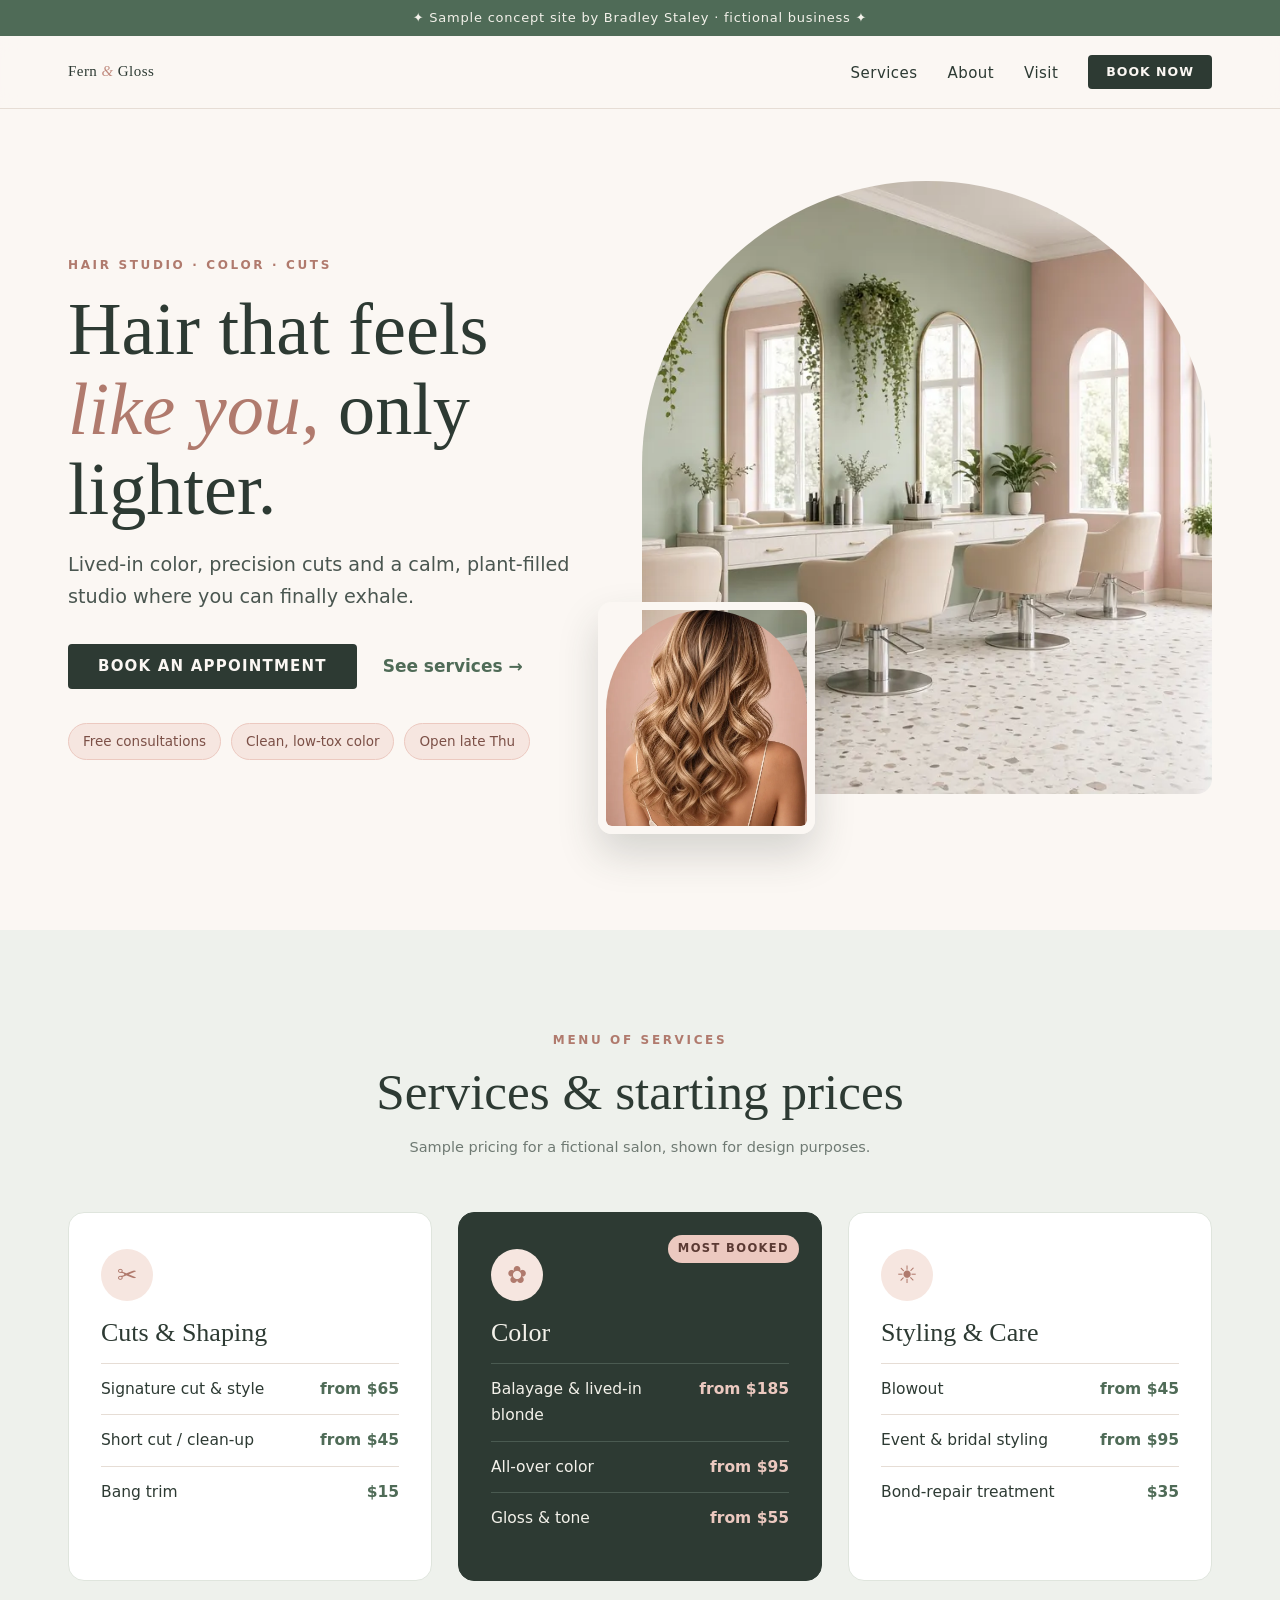
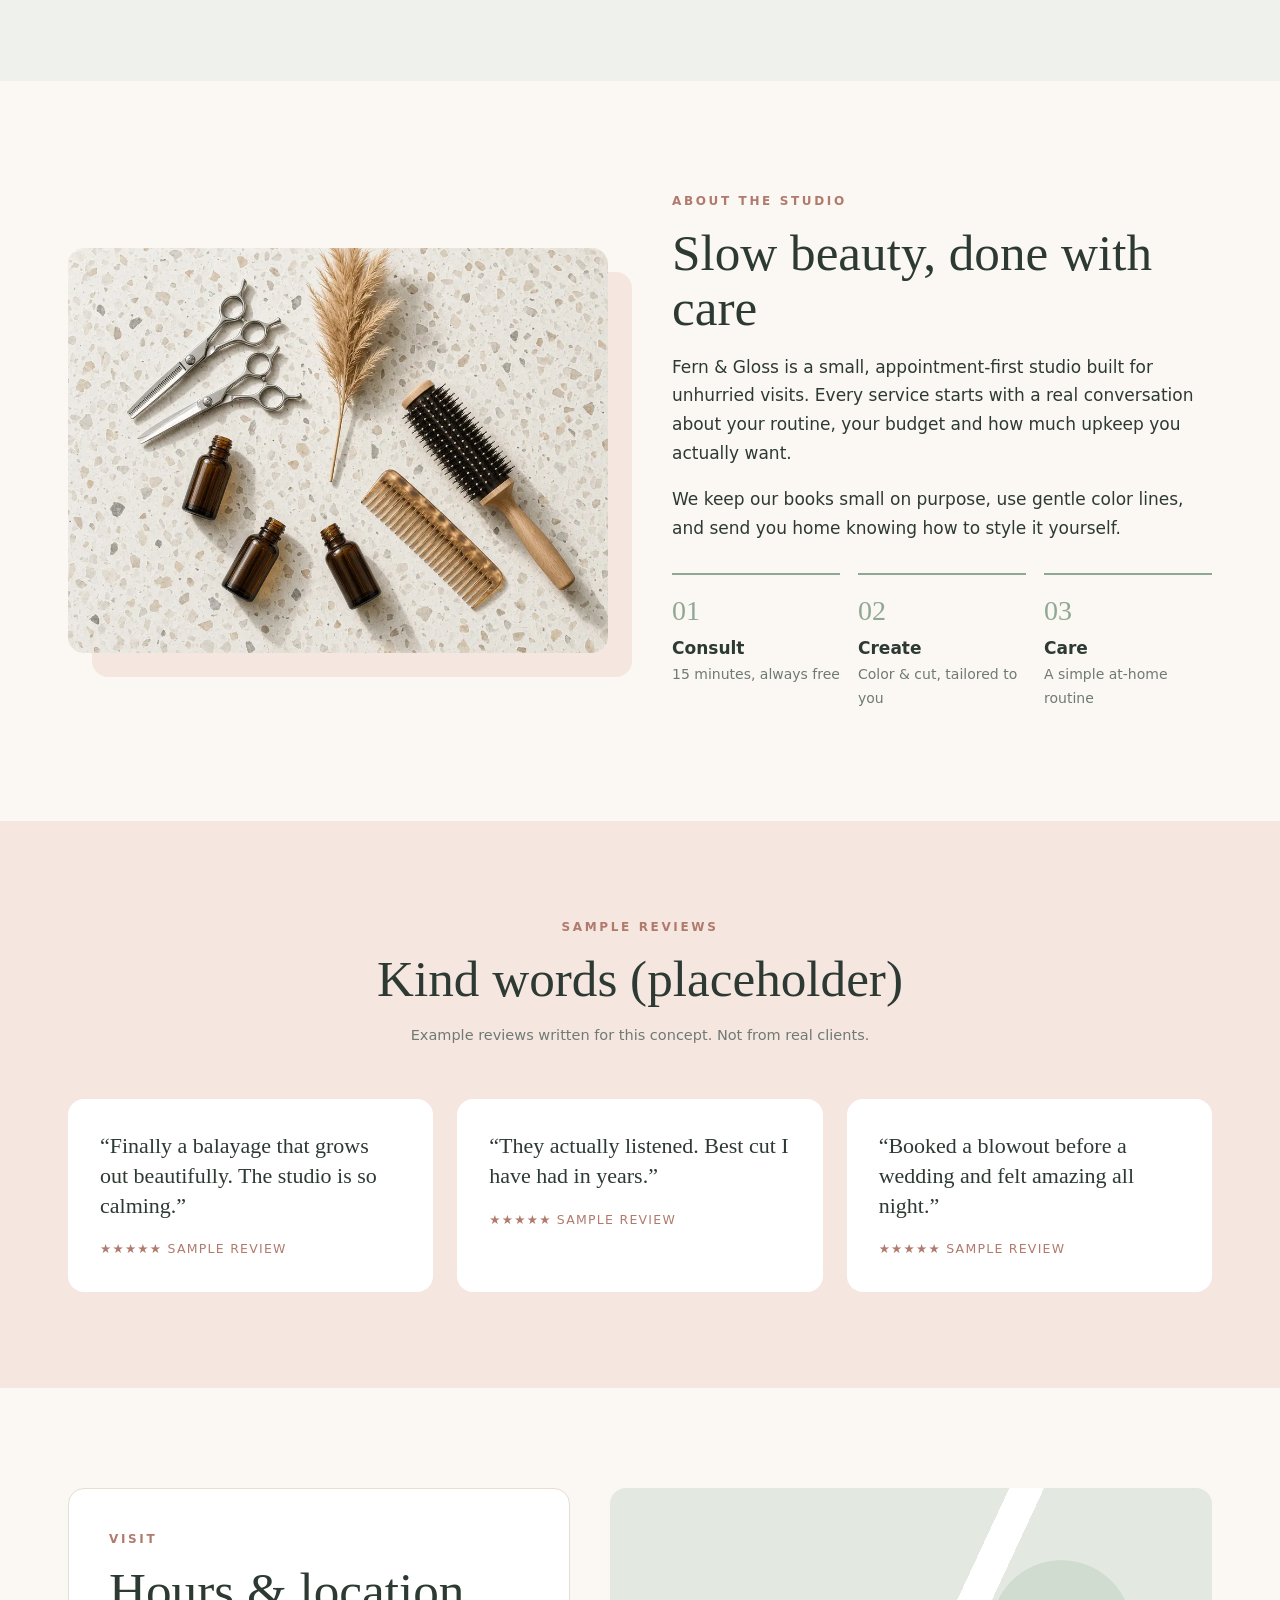
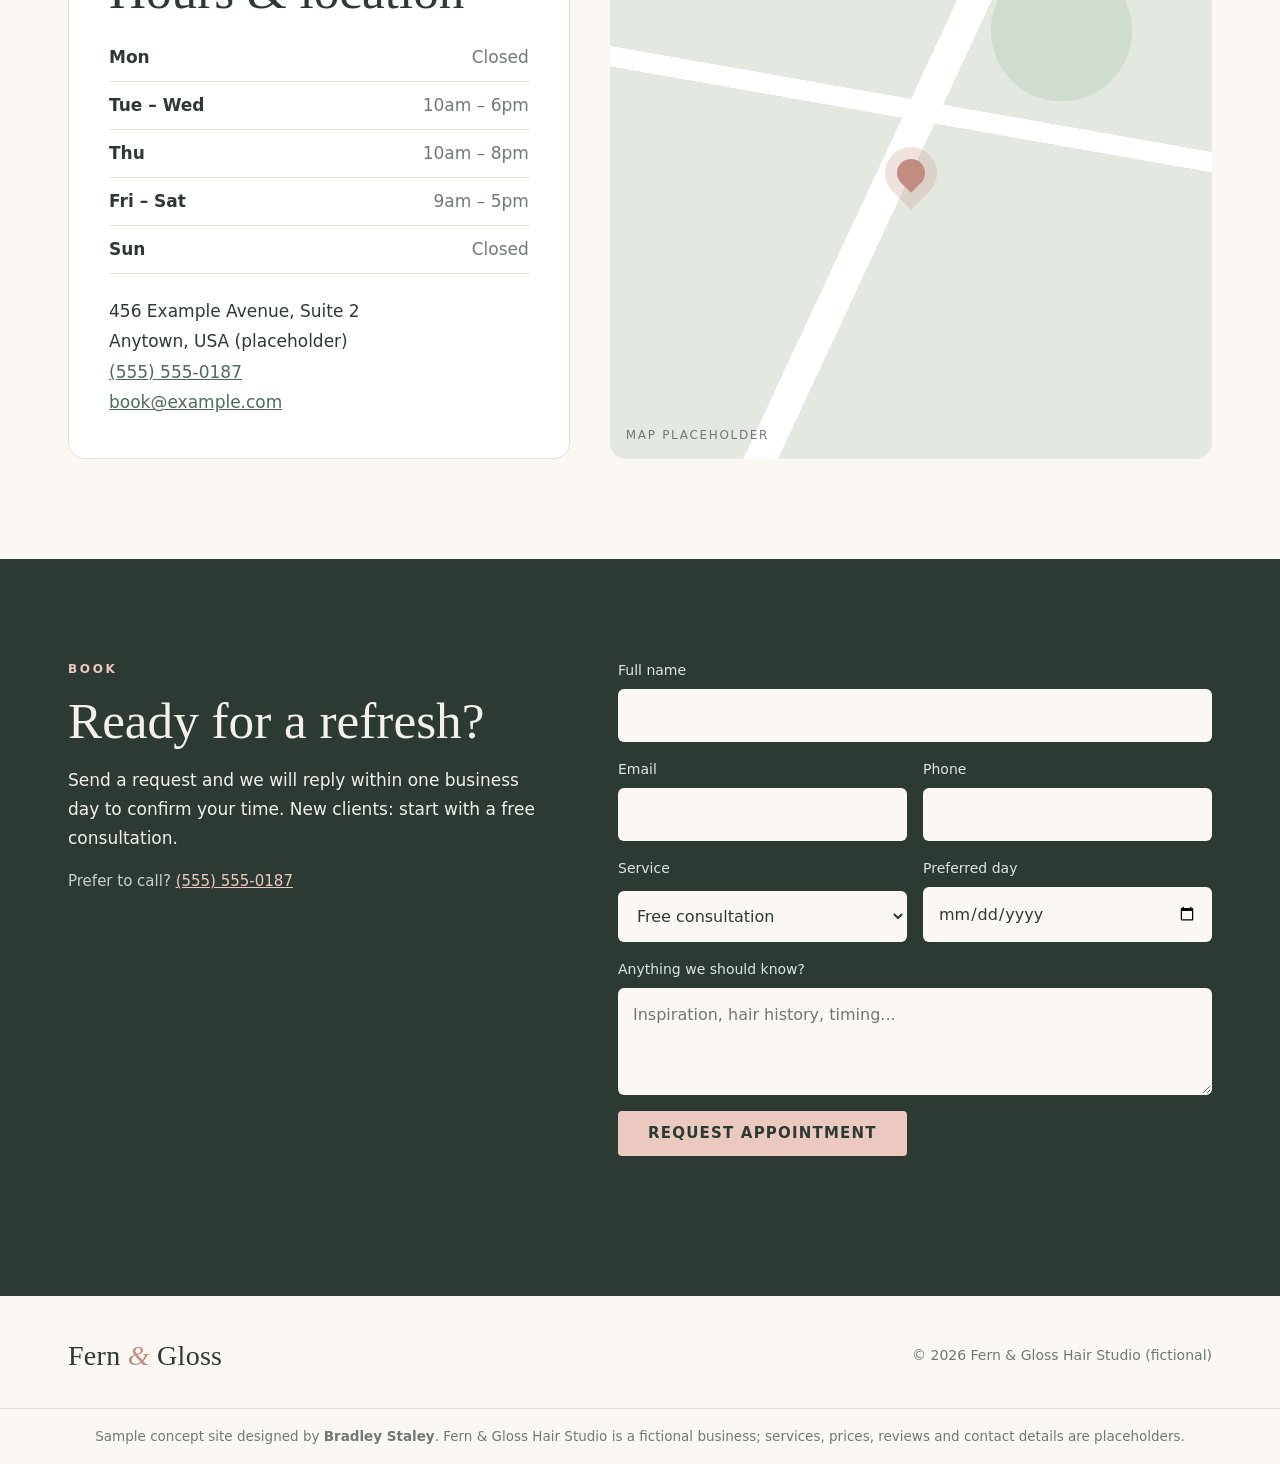
<file: salon/index.html>
<!doctype html>
<html lang="en">
<head>
<meta charset="utf-8">
<meta name="viewport" content="width=device-width, initial-scale=1">
<title>Fern &amp; Gloss Hair Studio | Color, Cuts &amp; Styling (Sample Concept)</title>
<meta name="description" content="Sample concept website for a fictional hair salon. Designed by Bradley Staley.">
<meta name="robots" content="noindex">
<link rel="stylesheet" href="assets/style.css">
</head>
<body>
<a class="skip" href="#main">Skip to content</a>
<div class="sample-bar" role="note">&#10022; Sample concept site by Bradley Staley &middot; fictional business &#10022;</div>

<header class="nav" id="top">
  <div class="wrap nav-in">
    <a class="logo" href="#top" aria-label="Fern and Gloss Hair Studio home">Fern <span>&amp;</span> Gloss</a>
    <nav aria-label="Main">
      <ul>
        <li><a href="#services">Services</a></li>
        <li><a href="#about">About</a></li>
        <li><a href="#visit">Visit</a></li>
        <li><a class="btn btn-sm" href="#book">Book now</a></li>
      </ul>
    </nav>
  </div>
</header>

<main id="main">
<section class="hero wrap" aria-labelledby="hero-h">
  <div class="hero-copy">
    <p class="eyebrow">Hair studio &middot; color &middot; cuts</p>
    <h1 id="hero-h">Hair that feels <em>like you,</em> only lighter.</h1>
    <p class="lead">Lived-in color, precision cuts and a calm, plant-filled studio where you can finally exhale.</p>
    <div class="cta-row">
      <a class="btn" href="#book">Book an appointment</a>
      <a class="link-arrow" href="#services">See services &rarr;</a>
    </div>
    <ul class="badges" aria-label="Studio highlights">
      <li>Free consultations</li><li>Clean, low-tox color</li><li>Open late Thu</li>
    </ul>
  </div>
  <div class="hero-art">
    <picture>
      <img src="[data-uri]" alt="Bright salon with arched brass mirrors, cream chairs and hanging plants" width="1024" height="576" fetchpriority="high">
    </picture>
    <picture class="hero-float">
      <img src="[data-uri]" alt="Soft honey-blonde balayage waves seen from behind" width="768" height="1024">
    </picture>
  </div>
</section>

<section class="services" id="services" aria-labelledby="svc-h">
  <div class="wrap">
    <div class="section-head">
      <p class="eyebrow">Menu of services</p>
      <h2 id="svc-h">Services &amp; starting prices</h2>
      <p class="muted">Sample pricing for a fictional salon, shown for design purposes.</p>
    </div>
    <div class="svc-grid">
      <article class="svc">
        <span class="svc-ico" aria-hidden="true">&#9986;</span>
        <h3>Cuts &amp; Shaping</h3>
        <ul><li><span>Signature cut &amp; style</span><b>from $65</b></li><li><span>Short cut / clean-up</span><b>from $45</b></li><li><span>Bang trim</span><b>$15</b></li></ul>
      </article>
      <article class="svc featured">
        <span class="svc-ico" aria-hidden="true">&#10047;</span>
        <h3>Color</h3>
        <ul><li><span>Balayage &amp; lived-in blonde</span><b>from $185</b></li><li><span>All-over color</span><b>from $95</b></li><li><span>Gloss &amp; tone</span><b>from $55</b></li></ul>
        <p class="tag">Most booked</p>
      </article>
      <article class="svc">
        <span class="svc-ico" aria-hidden="true">&#9728;</span>
        <h3>Styling &amp; Care</h3>
        <ul><li><span>Blowout</span><b>from $45</b></li><li><span>Event &amp; bridal styling</span><b>from $95</b></li><li><span>Bond-repair treatment</span><b>$35</b></li></ul>
      </article>
    </div>
  </div>
</section>

<section class="about wrap" id="about" aria-labelledby="about-h">
  <picture class="about-img">
    <img src="[data-uri]" alt="Shears, comb, round brush and amber bottles on a terrazzo counter" width="1000" height="750" loading="lazy">
  </picture>
  <div>
    <p class="eyebrow">About the studio</p>
    <h2 id="about-h">Slow beauty, done with care</h2>
    <p>Fern &amp; Gloss is a small, appointment-first studio built for unhurried visits. Every service starts with a real conversation about your routine, your budget and how much upkeep you actually want.</p>
    <p>We keep our books small on purpose, use gentle color lines, and send you home knowing how to style it yourself.</p>
    <ol class="steps">
      <li><strong>Consult</strong><span>15 minutes, always free</span></li>
      <li><strong>Create</strong><span>Color &amp; cut, tailored to you</span></li>
      <li><strong>Care</strong><span>A simple at-home routine</span></li>
    </ol>
  </div>
</section>

<section class="reviews" aria-labelledby="rev-h">
  <div class="wrap">
    <div class="section-head">
      <p class="eyebrow">Sample reviews</p>
      <h2 id="rev-h">Kind words (placeholder)</h2>
      <p class="muted">Example reviews written for this concept. Not from real clients.</p>
    </div>
    <div class="rev-grid">
      <blockquote><p>&ldquo;Finally a balayage that grows out beautifully. The studio is so calming.&rdquo;</p><footer>&#9733;&#9733;&#9733;&#9733;&#9733; Sample review</footer></blockquote>
      <blockquote><p>&ldquo;They actually listened. Best cut I have had in years.&rdquo;</p><footer>&#9733;&#9733;&#9733;&#9733;&#9733; Sample review</footer></blockquote>
      <blockquote><p>&ldquo;Booked a blowout before a wedding and felt amazing all night.&rdquo;</p><footer>&#9733;&#9733;&#9733;&#9733;&#9733; Sample review</footer></blockquote>
    </div>
  </div>
</section>

<section class="visit wrap" id="visit" aria-labelledby="visit-h">
  <div class="visit-card">
    <p class="eyebrow">Visit</p>
    <h2 id="visit-h">Hours &amp; location</h2>
    <dl class="hours">
      <div><dt>Mon</dt><dd>Closed</dd></div>
      <div><dt>Tue &ndash; Wed</dt><dd>10am &ndash; 6pm</dd></div>
      <div><dt>Thu</dt><dd>10am &ndash; 8pm</dd></div>
      <div><dt>Fri &ndash; Sat</dt><dd>9am &ndash; 5pm</dd></div>
      <div><dt>Sun</dt><dd>Closed</dd></div>
    </dl>
    <address>456 Example Avenue, Suite 2<br>Anytown, USA (placeholder)<br>
      <a href="tel:+15555550187">(555) 555-0187</a><br><a href="mailto:book@example.com">book@example.com</a></address>
  </div>
  <div class="map" role="img" aria-label="Map placeholder"><span class="pin" aria-hidden="true"></span><p>Map placeholder</p></div>
</section>

<section class="book" id="book" aria-labelledby="book-h">
  <div class="wrap book-in">
    <div>
      <p class="eyebrow">Book</p>
      <h2 id="book-h">Ready for a refresh?</h2>
      <p>Send a request and we will reply within one business day to confirm your time. New clients: start with a free consultation.</p>
      <p class="small">Prefer to call? <a href="tel:+15555550187">(555) 555-0187</a></p>
    </div>
    <form class="demo-form" novalidate>
      <label>Full name<input name="name" autocomplete="name" required></label>
      <div class="row2">
        <label>Email<input type="email" name="email" autocomplete="email" required></label>
        <label>Phone<input type="tel" name="phone" autocomplete="tel"></label>
      </div>
      <div class="row2">
        <label>Service<select name="service"><option>Free consultation</option><option>Cut &amp; style</option><option>Color / balayage</option><option>Blowout / styling</option></select></label>
        <label>Preferred day<input type="date" name="date"></label>
      </div>
      <label>Anything we should know?<textarea name="notes" rows="3" placeholder="Inspiration, hair history, timing..."></textarea></label>
      <button class="btn" type="submit">Request appointment</button>
      <p class="form-msg" role="status" aria-live="polite"></p>
    </form>
  </div>
</section>
</main>

<footer class="foot">
  <div class="wrap foot-in">
    <p class="logo">Fern <span>&amp;</span> Gloss</p>
    <p>&copy; 2026 Fern &amp; Gloss Hair Studio (fictional)</p>
  </div>
  <p class="credit">Sample concept site designed by <strong>Bradley Staley</strong>. Fern &amp; Gloss Hair Studio is a fictional business; services, prices, reviews and contact details are placeholders.</p>
</footer>
<script src="assets/main.js" defer></script>
</body>
</html>
</file>
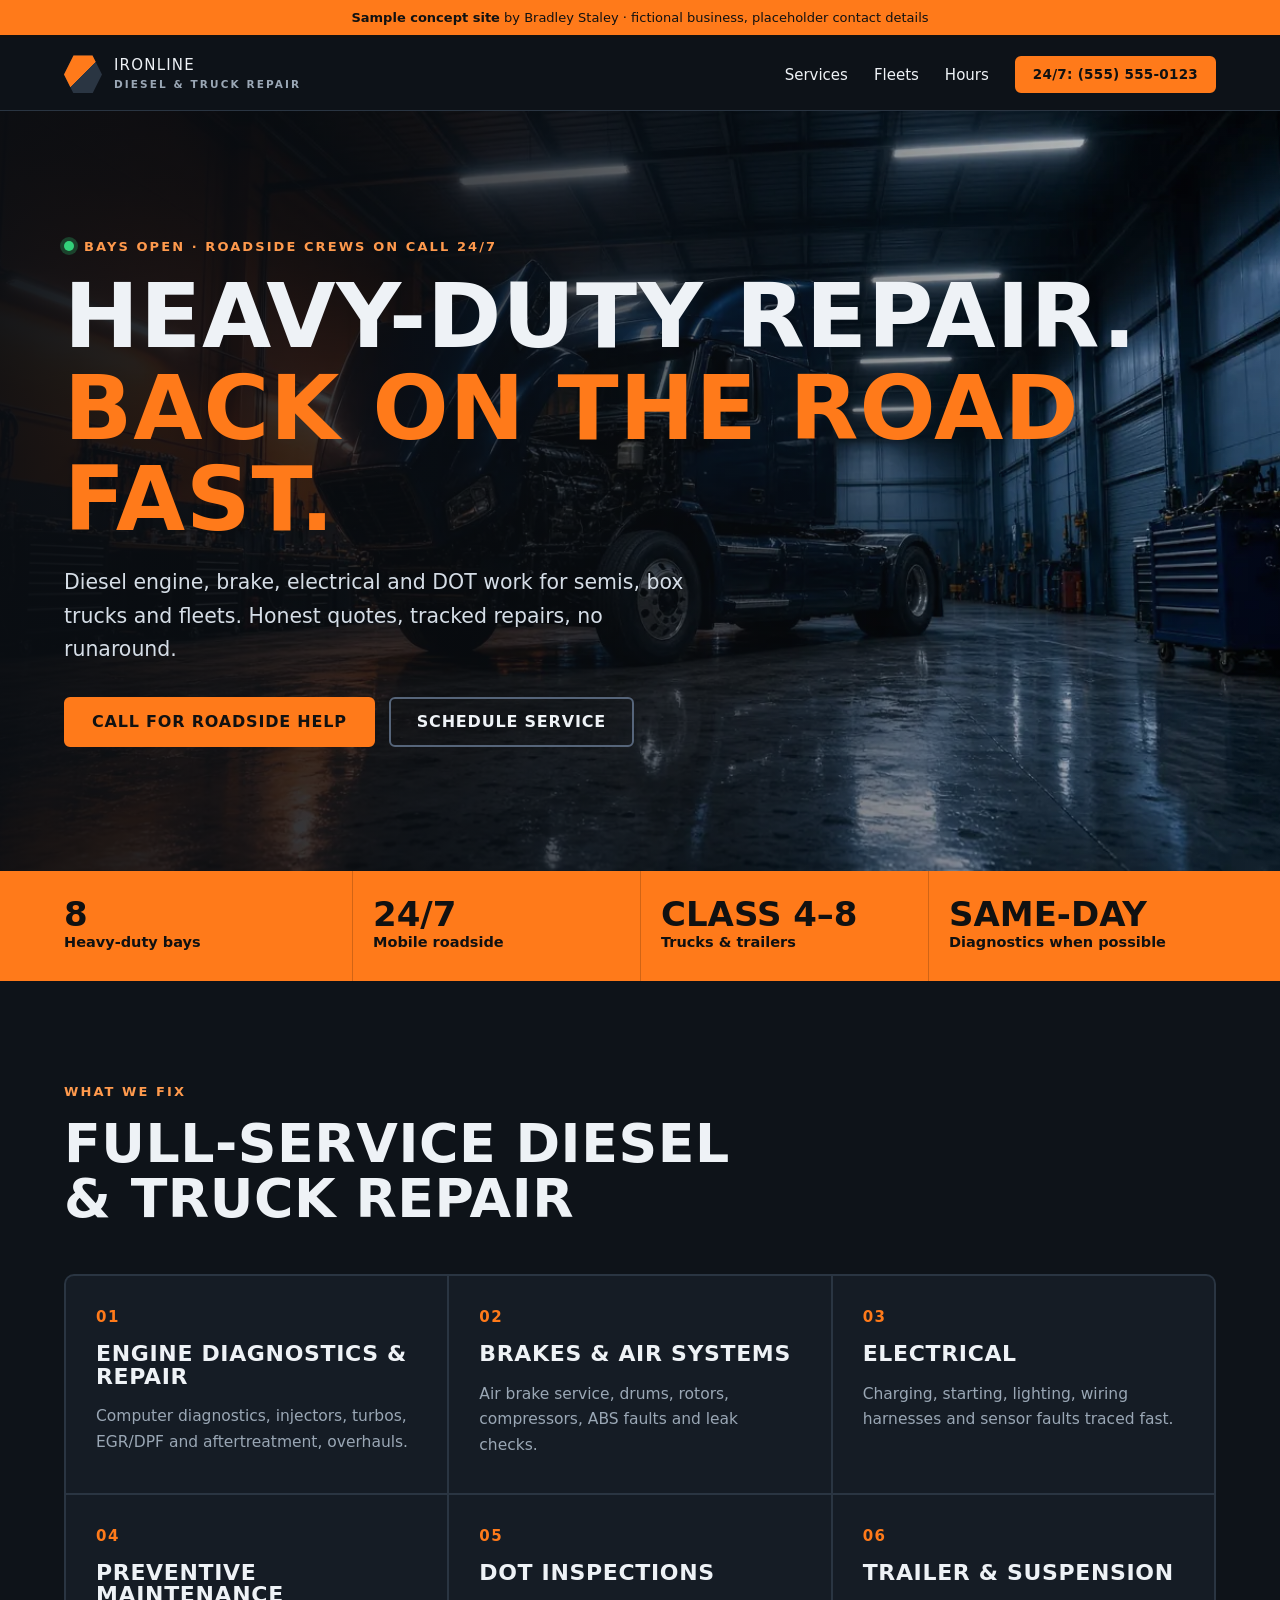
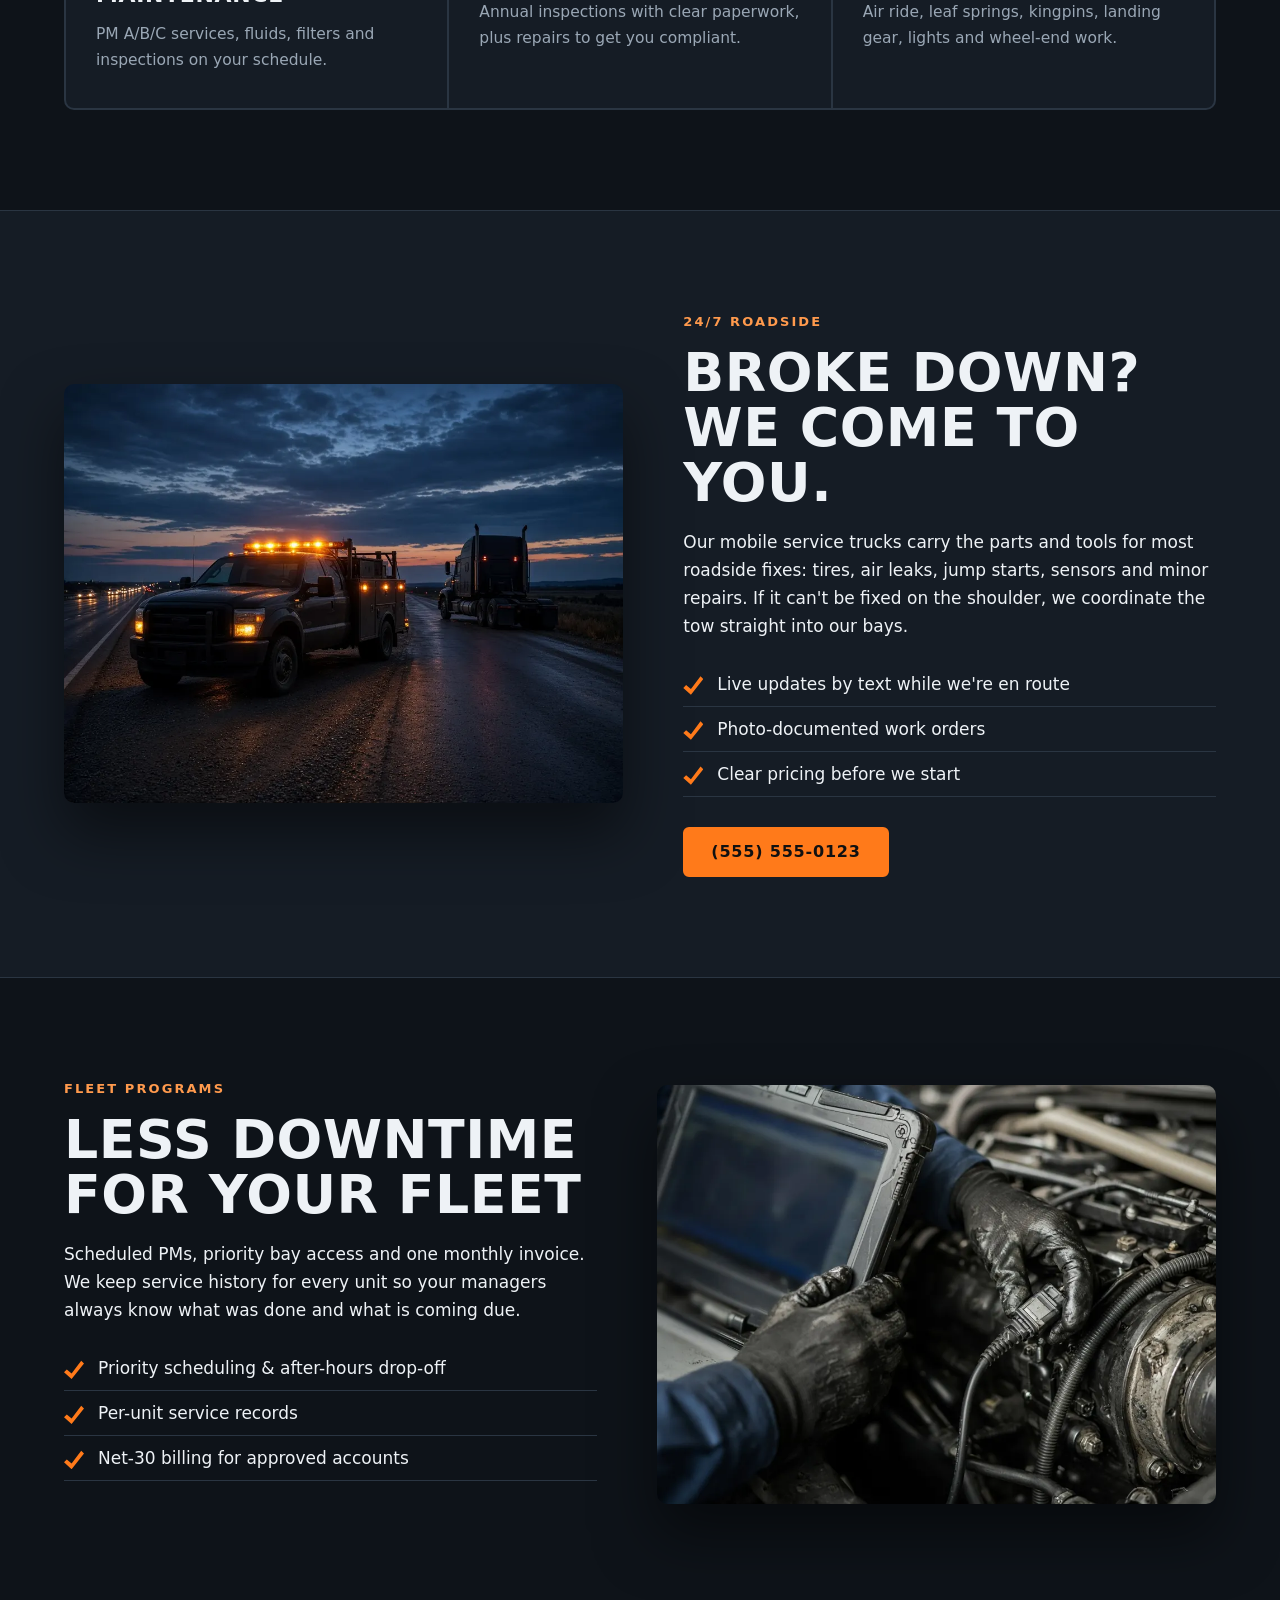
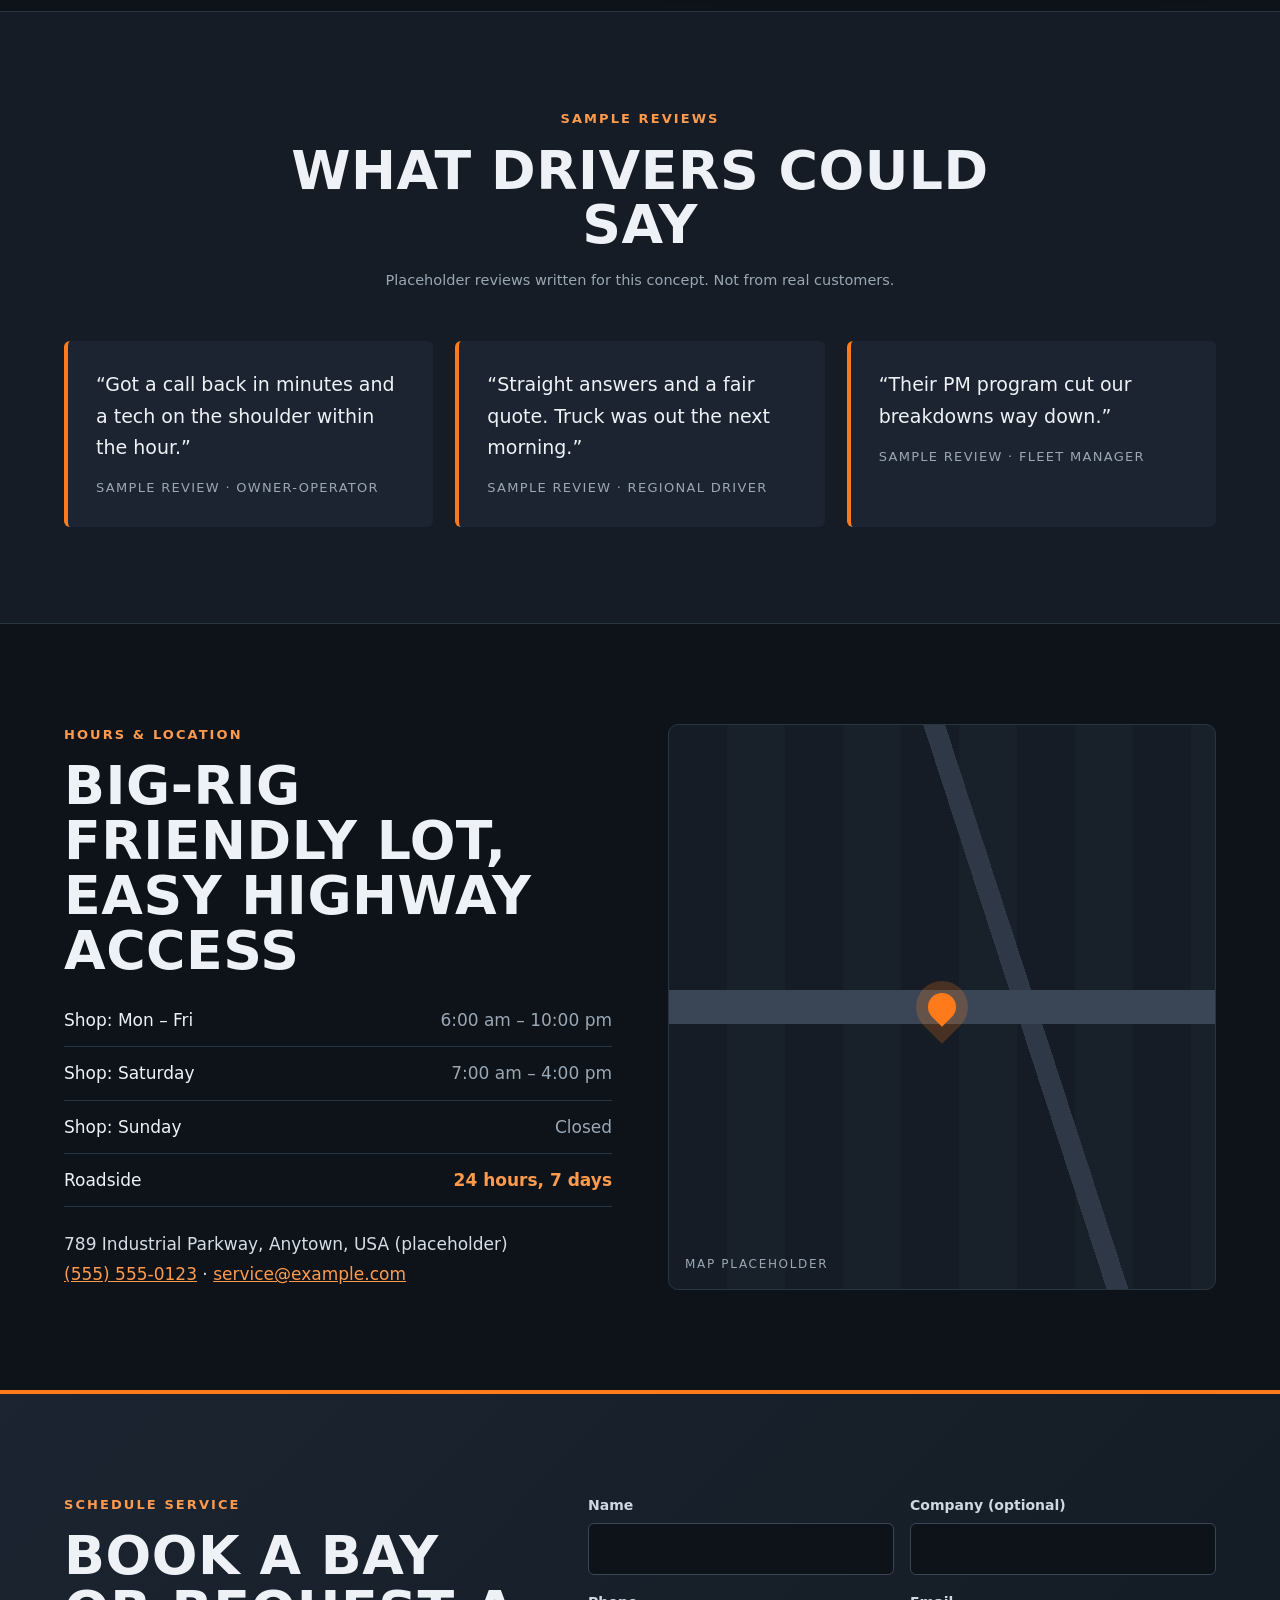
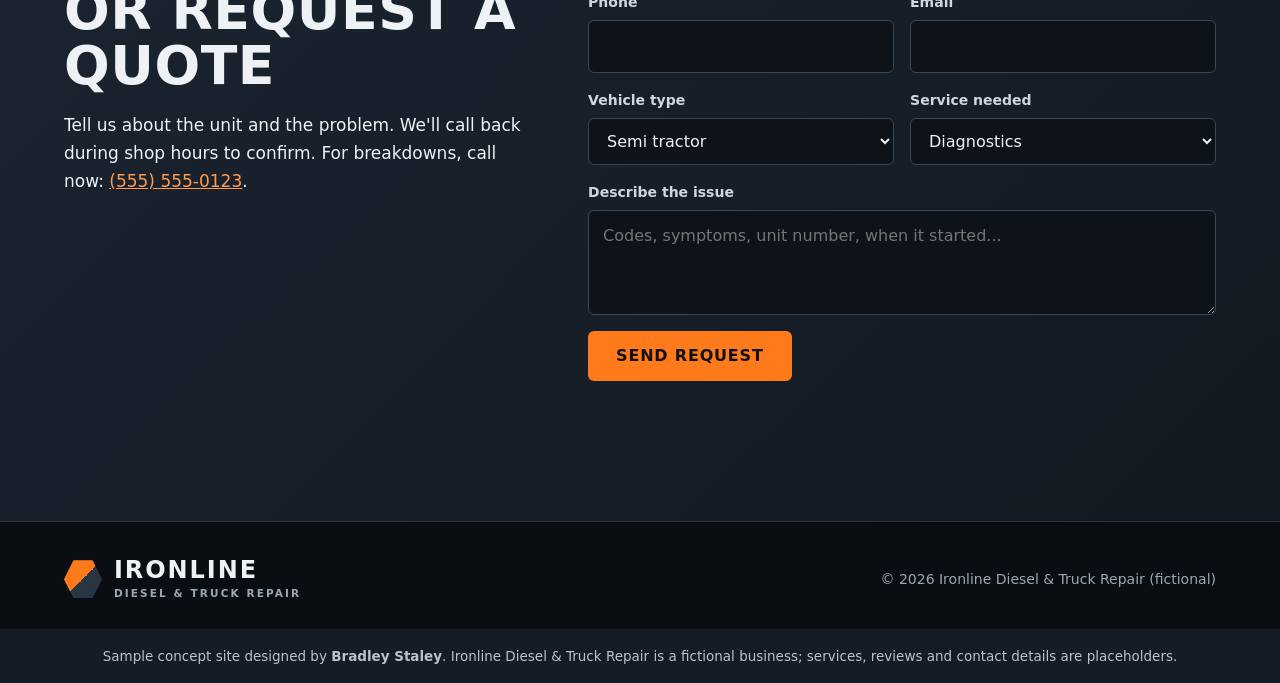
<file: truck-repair/index.html>
<!doctype html>
<html lang="en">
<head>
<meta charset="utf-8">
<meta name="viewport" content="width=device-width, initial-scale=1">
<title>Ironline Diesel &amp; Truck Repair | Heavy-Duty Repair &amp; 24/7 Roadside (Sample Concept)</title>
<meta name="description" content="Sample concept website for a fictional diesel and heavy truck repair shop. Designed by Bradley Staley.">
<meta name="robots" content="noindex">
<link rel="stylesheet" href="assets/style.css">
</head>
<body>
<a class="skip" href="#main">Skip to content</a>
<div class="sample-bar" role="note"><strong>Sample concept site</strong> by Bradley Staley &middot; fictional business, placeholder contact details</div>

<header class="nav" id="top">
  <div class="wrap nav-in">
    <a class="logo" href="#top" aria-label="Ironline Diesel and Truck Repair home"><span class="logo-mark" aria-hidden="true"></span><span>IRONLINE<small>Diesel &amp; Truck Repair</small></span></a>
    <nav aria-label="Main">
      <ul>
        <li><a href="#services">Services</a></li>
        <li><a href="#fleet">Fleets</a></li>
        <li><a href="#visit">Hours</a></li>
        <li><a class="btn btn-sm" href="tel:+15555550123">24/7: (555) 555-0123</a></li>
      </ul>
    </nav>
  </div>
</header>

<main id="main">
<section class="hero" aria-labelledby="hero-h">
  <picture>
    <img src="[data-uri]" alt="Semi truck with its hood open inside a brightly lit repair bay" width="1024" height="576" fetchpriority="high">
  </picture>
  <div class="wrap hero-copy">
    <p class="kicker"><span class="dot" aria-hidden="true"></span> Bays open &middot; roadside crews on call 24/7</p>
    <h1 id="hero-h">Heavy-duty repair.<br><span>Back on the road fast.</span></h1>
    <p class="lead">Diesel engine, brake, electrical and DOT work for semis, box trucks and fleets. Honest quotes, tracked repairs, no runaround.</p>
    <div class="cta-row">
      <a class="btn" href="tel:+15555550123">Call for roadside help</a>
      <a class="btn btn-ghost" href="#quote">Schedule service</a>
    </div>
  </div>
</section>

<section class="stats" aria-label="Shop at a glance">
  <div class="wrap stats-in">
    <p><strong>8</strong><span>Heavy-duty bays</span></p>
    <p><strong>24/7</strong><span>Mobile roadside</span></p>
    <p><strong>Class 4&ndash;8</strong><span>Trucks &amp; trailers</span></p>
    <p><strong>Same-day</strong><span>Diagnostics when possible</span></p>
  </div>
</section>

<section class="services wrap" id="services" aria-labelledby="svc-h">
  <div class="section-head">
    <p class="kicker">What we fix</p>
    <h2 id="svc-h">Full-service diesel &amp; truck repair</h2>
  </div>
  <div class="svc-grid">
    <article class="svc"><span class="num">01</span><h3>Engine diagnostics &amp; repair</h3><p>Computer diagnostics, injectors, turbos, EGR/DPF and aftertreatment, overhauls.</p></article>
    <article class="svc"><span class="num">02</span><h3>Brakes &amp; air systems</h3><p>Air brake service, drums, rotors, compressors, ABS faults and leak checks.</p></article>
    <article class="svc"><span class="num">03</span><h3>Electrical</h3><p>Charging, starting, lighting, wiring harnesses and sensor faults traced fast.</p></article>
    <article class="svc"><span class="num">04</span><h3>Preventive maintenance</h3><p>PM A/B/C services, fluids, filters and inspections on your schedule.</p></article>
    <article class="svc"><span class="num">05</span><h3>DOT inspections</h3><p>Annual inspections with clear paperwork, plus repairs to get you compliant.</p></article>
    <article class="svc"><span class="num">06</span><h3>Trailer &amp; suspension</h3><p>Air ride, leaf springs, kingpins, landing gear, lights and wheel-end work.</p></article>
  </div>
</section>

<section class="split" aria-labelledby="road-h">
  <div class="wrap split-in">
    <picture>
      <img src="[data-uri]" alt="Service truck with amber lights parked behind a stranded semi on the highway shoulder at dusk" width="1000" height="750" loading="lazy">
    </picture>
    <div>
      <p class="kicker">24/7 Roadside</p>
      <h2 id="road-h">Broke down? We come to you.</h2>
      <p>Our mobile service trucks carry the parts and tools for most roadside fixes: tires, air leaks, jump starts, sensors and minor repairs. If it can't be fixed on the shoulder, we coordinate the tow straight into our bays.</p>
      <ul class="checks">
        <li>Live updates by text while we're en route</li>
        <li>Photo-documented work orders</li>
        <li>Clear pricing before we start</li>
      </ul>
      <a class="btn" href="tel:+15555550123">(555) 555-0123</a>
    </div>
  </div>
</section>

<section class="fleet wrap" id="fleet" aria-labelledby="fleet-h">
  <div class="fleet-copy">
    <p class="kicker">Fleet programs</p>
    <h2 id="fleet-h">Less downtime for your fleet</h2>
    <p>Scheduled PMs, priority bay access and one monthly invoice. We keep service history for every unit so your managers always know what was done and what is coming due.</p>
    <ul class="checks">
      <li>Priority scheduling &amp; after-hours drop-off</li>
      <li>Per-unit service records</li>
      <li>Net-30 billing for approved accounts</li>
    </ul>
  </div>
  <picture class="fleet-img">
    <img src="[data-uri]" alt="Technician in work gloves connecting a diagnostic tablet to a diesel engine" width="1000" height="750" loading="lazy">
  </picture>
</section>

<section class="reviews" aria-labelledby="rev-h">
  <div class="wrap">
    <div class="section-head">
      <p class="kicker">Sample reviews</p>
      <h2 id="rev-h">What drivers could say</h2>
      <p class="muted">Placeholder reviews written for this concept. Not from real customers.</p>
    </div>
    <div class="rev-grid">
      <blockquote><p>&ldquo;Got a call back in minutes and a tech on the shoulder within the hour.&rdquo;</p><footer>Sample review &middot; owner-operator</footer></blockquote>
      <blockquote><p>&ldquo;Straight answers and a fair quote. Truck was out the next morning.&rdquo;</p><footer>Sample review &middot; regional driver</footer></blockquote>
      <blockquote><p>&ldquo;Their PM program cut our breakdowns way down.&rdquo;</p><footer>Sample review &middot; fleet manager</footer></blockquote>
    </div>
  </div>
</section>

<section class="visit wrap" id="visit" aria-labelledby="visit-h">
  <div>
    <p class="kicker">Hours &amp; location</p>
    <h2 id="visit-h">Big-rig friendly lot, easy highway access</h2>
    <table class="hours">
      <caption class="sr-only">Shop hours</caption>
      <tbody>
        <tr><th scope="row">Shop: Mon &ndash; Fri</th><td>6:00 am &ndash; 10:00 pm</td></tr>
        <tr><th scope="row">Shop: Saturday</th><td>7:00 am &ndash; 4:00 pm</td></tr>
        <tr><th scope="row">Shop: Sunday</th><td>Closed</td></tr>
        <tr><th scope="row">Roadside</th><td class="hl">24 hours, 7 days</td></tr>
      </tbody>
    </table>
    <address>789 Industrial Parkway, Anytown, USA (placeholder)<br>
      <a href="tel:+15555550123">(555) 555-0123</a> &middot; <a href="mailto:service@example.com">service@example.com</a></address>
  </div>
  <div class="map" role="img" aria-label="Map placeholder"><span class="pin" aria-hidden="true"></span><p>Map placeholder</p></div>
</section>

<section class="quote" id="quote" aria-labelledby="quote-h">
  <div class="wrap quote-in">
    <div>
      <p class="kicker">Schedule service</p>
      <h2 id="quote-h">Book a bay or request a quote</h2>
      <p>Tell us about the unit and the problem. We'll call back during shop hours to confirm. For breakdowns, call now: <a href="tel:+15555550123">(555) 555-0123</a>.</p>
    </div>
    <form class="demo-form" novalidate>
      <div class="row2">
        <label>Name<input name="name" autocomplete="name" required></label>
        <label>Company (optional)<input name="company" autocomplete="organization"></label>
      </div>
      <div class="row2">
        <label>Phone<input type="tel" name="phone" autocomplete="tel" required></label>
        <label>Email<input type="email" name="email" autocomplete="email"></label>
      </div>
      <div class="row2">
        <label>Vehicle type<select name="vehicle"><option>Semi tractor</option><option>Box truck</option><option>Trailer</option><option>Pickup / Class 2&ndash;3</option><option>Other</option></select></label>
        <label>Service needed<select name="service"><option>Diagnostics</option><option>Brakes / air</option><option>Electrical</option><option>PM service</option><option>DOT inspection</option><option>Other</option></select></label>
      </div>
      <label>Describe the issue<textarea name="issue" rows="3" placeholder="Codes, symptoms, unit number, when it started..."></textarea></label>
      <button class="btn" type="submit">Send request</button>
      <p class="form-msg" role="status" aria-live="polite"></p>
    </form>
  </div>
</section>
</main>

<footer class="foot">
  <div class="wrap foot-in">
    <p class="logo"><span class="logo-mark" aria-hidden="true"></span><span>IRONLINE<small>Diesel &amp; Truck Repair</small></span></p>
    <p>&copy; 2026 Ironline Diesel &amp; Truck Repair (fictional)</p>
  </div>
  <p class="credit">Sample concept site designed by <strong>Bradley Staley</strong>. Ironline Diesel &amp; Truck Repair is a fictional business; services, reviews and contact details are placeholders.</p>
</footer>
<script src="assets/main.js" defer></script>
</body>
</html>
</file>
<file: salon/assets/style.css>
:root{--bg:#fbf7f3;--ink:#2d3a33;--muted:#6f7a73;--sage:#8fa894;--sage-d:#4f6b57;--blush:#ecc9c0;--blush-l:#f6e6e0;--line:#e6ddd5;--display:Didot,"Bodoni 72","Bodoni MT","Playfair Display",Georgia,serif;--sans:"Avenir Next",Avenir,"Segoe UI",system-ui,-apple-system,Roboto,Arial,sans-serif}
*{box-sizing:border-box}html{scroll-behavior:smooth}body{margin:0;background:var(--bg);color:var(--ink);font:17px/1.7 var(--sans)}
img{max-width:100%;height:auto;display:block}a{color:var(--sage-d)}
.wrap{max-width:1200px;margin:0 auto;padding:0 28px}
.skip{position:absolute;left:-999px;top:0;background:#000;color:#fff;padding:8px 12px;z-index:99}.skip:focus{left:8px}
:focus-visible{outline:3px solid var(--sage-d);outline-offset:3px}
.sample-bar{background:var(--sage-d);color:#f3f1ea;text-align:center;font-size:13px;letter-spacing:.06em;padding:7px 12px}
.nav{position:sticky;top:0;z-index:20;background:rgba(251,247,243,.9);backdrop-filter:blur(10px);border-bottom:1px solid var(--line)}
.nav-in{display:flex;align-items:center;justify-content:space-between;height:72px}
.logo{font-family:var(--display);font-size:28px;color:var(--ink);text-decoration:none;letter-spacing:.01em;margin:0}.logo span{font-style:italic;color:#c28d80}
.nav ul{list-style:none;display:flex;align-items:center;gap:30px;margin:0;padding:0}
.nav a:not(.btn){color:var(--ink);text-decoration:none;font-size:15px;letter-spacing:.03em}.nav a:not(.btn):hover{color:var(--sage-d)}
.btn{display:inline-block;background:var(--ink);color:#fbf7f3;text-decoration:none;padding:15px 30px;border-radius:4px;border:0;font:600 15px/1 var(--sans);letter-spacing:.08em;text-transform:uppercase;cursor:pointer;transition:background .2s,transform .2s}
.btn:hover{background:var(--sage-d);transform:translateY(-1px)}.btn-sm{padding:11px 18px;font-size:12.5px}
.link-arrow{font-weight:600;text-decoration:none;align-self:center}
.eyebrow{text-transform:uppercase;letter-spacing:.22em;font-size:12px;color:#b07a6d;margin:0 0 14px;font-weight:600}
h1,h2,h3{font-family:var(--display);font-weight:400;line-height:1.08;margin:0 0 16px}
h1{font-size:clamp(44px,5.8vw,78px)}h1 em{color:#b07a6d}
h2{font-size:clamp(34px,4vw,52px)}h3{font-size:26px}
.lead{font-size:clamp(18px,1.5vw,20px);color:#4a5650;max-width:42ch}
.hero{display:grid;grid-template-columns:1fr 1.1fr;gap:56px;align-items:center;padding-block:72px 96px}
.cta-row{display:flex;gap:26px;flex-wrap:wrap;margin-top:30px}
.badges{list-style:none;display:flex;flex-wrap:wrap;gap:10px;padding:0;margin:34px 0 0}
.badges li{background:var(--blush-l);border:1px solid var(--blush);color:#7c5047;padding:6px 14px;border-radius:999px;font-size:13.5px}
.hero-art{position:relative;padding-bottom:40px}
.hero-art>picture img{border-radius:300px 300px 16px 16px;aspect-ratio:4/4.3;object-fit:cover;width:100%}
.hero-float{position:absolute;left:-44px;bottom:0;width:38%;border:8px solid var(--bg);border-radius:14px;overflow:hidden;box-shadow:0 20px 40px rgba(45,58,51,.18)}
.hero-float img{aspect-ratio:3/4;object-fit:cover}
.services{background:#eef1ec;padding-block:100px}
.section-head{text-align:center;max-width:640px;margin:0 auto 52px}.muted{color:var(--muted);font-size:14.5px}
.svc-grid{display:grid;grid-template-columns:repeat(3,1fr);gap:26px}
.svc{position:relative;background:#fff;border-radius:16px;padding:36px 32px;border:1px solid #dfe5dd}
.svc.featured{background:var(--ink);color:#f3f1ea;border-color:var(--ink)}.svc.featured li{border-color:#4a5a51}.svc.featured b{color:var(--blush)}
.svc-ico{display:grid;place-items:center;width:52px;height:52px;border-radius:50%;background:var(--blush-l);color:#b07a6d;font-size:24px;margin-bottom:18px}
.svc ul{list-style:none;padding:0;margin:0}.svc li{display:flex;justify-content:space-between;gap:12px;padding:12px 0;border-top:1px solid var(--line);font-size:15.5px}
.svc b{color:var(--sage-d);white-space:nowrap;font-weight:600}
.tag{position:absolute;top:22px;right:22px;margin:0;background:var(--blush);color:#5b3a33;font-size:11.5px;text-transform:uppercase;letter-spacing:.12em;padding:4px 10px;border-radius:999px;font-weight:600}
.about{display:grid;grid-template-columns:1fr 1fr;gap:64px;align-items:center;padding-block:110px}
.about-img img{border-radius:16px;box-shadow:24px 24px 0 var(--blush-l)}
.steps{list-style:none;counter-reset:s;padding:0;margin:30px 0 0;display:grid;grid-template-columns:repeat(3,1fr);gap:18px}
.steps li{counter-increment:s;display:flex;flex-direction:column;border-top:2px solid var(--sage);padding-top:12px}
.steps li::before{content:"0" counter(s);font-family:var(--display);font-size:28px;color:var(--sage)}
.steps span{font-size:14px;color:var(--muted)}
.reviews{background:var(--blush-l);padding-block:96px}
.rev-grid{display:grid;grid-template-columns:repeat(3,1fr);gap:24px}
blockquote{margin:0;background:#fff;border-radius:16px;padding:32px}
blockquote p{font-family:var(--display);font-size:22px;line-height:1.35;margin:0 0 18px}
blockquote footer{font-size:12.5px;color:#b07a6d;letter-spacing:.1em;text-transform:uppercase}
.visit{display:grid;grid-template-columns:1fr 1.2fr;gap:40px;padding-block:100px}
.visit-card{background:#fff;border:1px solid var(--line);border-radius:16px;padding:40px}
.hours{margin:0 0 22px}.hours div{display:flex;justify-content:space-between;padding:9px 0;border-bottom:1px solid var(--line)}.hours dt{font-weight:600}.hours dd{margin:0;color:var(--muted)}
address{font-style:normal;line-height:1.8}
.map{position:relative;min-height:340px;border-radius:16px;overflow:hidden;display:grid;place-items:center;
background:linear-gradient(115deg,transparent 46%,#fff 46% 50%,transparent 50%),linear-gradient(10deg,transparent 58%,#fff 58% 61%,transparent 61%),radial-gradient(circle at 75% 25%,#cfdccf 0 70px,transparent 71px),#e3e9e1}
.map p{position:absolute;bottom:14px;left:16px;margin:0;font-size:12px;color:var(--muted);text-transform:uppercase;letter-spacing:.14em}
.pin{width:28px;height:28px;background:#c28d80;border-radius:50% 50% 50% 0;transform:rotate(-45deg);box-shadow:0 0 0 12px rgba(194,141,128,.25)}
.book{background:var(--ink);color:#f3f1ea;padding-block:100px}
.book a{color:var(--blush)}
.book-in{display:grid;grid-template-columns:.9fr 1.1fr;gap:64px}
.book .eyebrow{color:var(--blush)}.small{font-size:15px;color:#c9d1cb}
.demo-form{display:grid;gap:16px}.row2{display:grid;grid-template-columns:1fr 1fr;gap:16px}
label{display:grid;gap:6px;font-size:14px;color:#dfe5df}
input,select,textarea{font:inherit;font-size:16px;color:var(--ink);background:#fbf7f3;border:1px solid transparent;border-radius:6px;padding:12px 14px;width:100%}
input:focus,select:focus,textarea:focus{outline:none;box-shadow:0 0 0 3px var(--blush)}
.book .btn{background:var(--blush);color:var(--ink);justify-self:start}.book .btn:hover{background:#fff}
.form-msg{margin:0;min-height:1.4em;color:var(--blush)}
.foot{padding-top:36px;background:var(--bg)}
.foot-in{display:flex;justify-content:space-between;align-items:center;flex-wrap:wrap;gap:12px;color:var(--muted);font-size:14px}.foot-in p{margin:0}
.credit{text-align:center;margin:28px 0 0;padding:16px 24px;border-top:1px solid var(--line);color:var(--muted);font-size:13.5px}
@media (max-width:960px){
 .hero,.about,.visit,.book-in{grid-template-columns:1fr}
 .hero{padding-top:44px;gap:40px}
 .hero-float{left:auto;right:-6px;width:34%}
 .svc-grid,.rev-grid{grid-template-columns:1fr}
}
@media (max-width:640px){
 body{font-size:16px}.wrap{padding:0 20px}
 .nav ul li:not(:last-child){display:none}.logo{font-size:24px}
 .row2{grid-template-columns:1fr}
 .hero.wrap{padding-top:36px;padding-bottom:56px}
 .book-in{gap:32px}
 .steps{grid-template-columns:1fr}
 .services,.about,.reviews,.visit,.book{padding-block:64px}
 .visit-card{padding:28px}.map{min-height:220px}
 .about-img img{box-shadow:12px 12px 0 var(--blush-l)}
}
@media (prefers-reduced-motion:reduce){*{transition:none!important;scroll-behavior:auto!important}}
</file>
<file: truck-repair/assets/style.css>
:root{--bg:#0e1319;--bg2:#151c25;--panel:#1b2430;--ink:#eef2f6;--muted:#9aa7b5;--orange:#ff7a1a;--orange2:#ff9a4d;--line:#2a3542;--head:"Arial Narrow","Roboto Condensed","Helvetica Neue Condensed",Impact,"Franklin Gothic Medium",system-ui,sans-serif;--sans:system-ui,-apple-system,"Segoe UI",Roboto,"Helvetica Neue",Arial,sans-serif}
*{box-sizing:border-box}html{scroll-behavior:smooth}body{margin:0;background:var(--bg);color:var(--ink);font:17px/1.65 var(--sans)}
img{max-width:100%;height:auto;display:block}a{color:var(--orange2)}
.wrap{max-width:1200px;margin:0 auto;padding:0 24px}
.skip{position:absolute;left:-999px;top:0;background:#fff;color:#000;padding:8px 12px;z-index:99}.skip:focus{left:8px}
.sr-only{position:absolute;width:1px;height:1px;overflow:hidden;clip:rect(0 0 0 0)}
:focus-visible{outline:3px solid var(--orange);outline-offset:3px}
.sample-bar{background:#ff7a1a;border-bottom:3px solid #111;color:#111;text-align:center;font-size:13px;padding:7px 12px;font-weight:500}
.nav{position:sticky;top:0;z-index:20;background:rgba(14,19,25,.94);backdrop-filter:blur(8px);border-bottom:1px solid var(--line)}
.nav-in{display:flex;align-items:center;justify-content:space-between;height:72px;gap:12px}
.logo{display:flex;align-items:center;gap:12px;text-decoration:none;color:var(--ink);font:800 24px/1 var(--head);letter-spacing:.08em;margin:0}
.logo small{display:block;font:600 10.5px/1.4 var(--sans);letter-spacing:.2em;text-transform:uppercase;color:var(--muted);margin-top:4px}
.logo-mark{width:38px;height:38px;flex:none;background:linear-gradient(135deg,var(--orange) 0 50%,transparent 50%),#2a3542;clip-path:polygon(25% 0,75% 0,100% 50%,75% 100%,25% 100%,0 50%)}
.nav ul{list-style:none;display:flex;align-items:center;gap:26px;margin:0;padding:0}
.nav a:not(.btn){color:var(--ink);text-decoration:none;font-size:15px;font-weight:500}.nav a:not(.btn):hover{color:var(--orange2)}
.btn{display:inline-block;background:var(--orange);color:#111;text-decoration:none;padding:15px 26px;border:2px solid var(--orange);border-radius:6px;font:800 16px/1 var(--sans);text-transform:uppercase;letter-spacing:.05em;cursor:pointer;transition:background .15s,transform .15s}
.btn:hover{background:var(--orange2);border-color:var(--orange2);transform:translateY(-1px)}
.btn-sm{padding:10px 16px;font-size:13.5px;letter-spacing:.02em}
.btn-ghost{background:transparent;color:var(--ink);border-color:#56657a}.btn-ghost:hover{background:#1b2430;border-color:var(--ink)}
h1,h2,h3{font-family:var(--head);font-weight:800;line-height:1.02;margin:0 0 16px;text-transform:uppercase;letter-spacing:.01em}
h1{font-size:clamp(46px,7vw,92px)}h1 span{color:var(--orange)}
h2{font-size:clamp(34px,4.2vw,54px)}h3{font-size:22px;letter-spacing:.03em}
.kicker{display:flex;align-items:center;gap:10px;margin:0 0 14px;font-size:13px;font-weight:700;text-transform:uppercase;letter-spacing:.16em;color:var(--orange2)}
.dot{width:10px;height:10px;border-radius:50%;background:#33d17a;box-shadow:0 0 0 4px rgba(51,209,122,.25)}
.lead{font-size:clamp(18px,1.6vw,21px);max-width:50ch;color:#d5dde6}
.hero{position:relative;min-height:min(86vh,760px);display:grid;align-items:center;overflow:hidden}
.hero picture,.hero img{position:absolute;inset:0;width:100%;height:100%;object-fit:cover}
.hero::after{content:"";position:absolute;inset:0;background:linear-gradient(90deg,rgba(10,14,19,.95) 0%,rgba(10,14,19,.7) 45%,rgba(10,14,19,.15) 100%)}
.hero-copy{position:relative;z-index:1;padding-block:100px;width:100%}
.cta-row{display:flex;flex-wrap:wrap;gap:14px;margin-top:30px}
.stats{background:var(--orange);color:#111}
.stats-in{display:grid;grid-template-columns:repeat(4,1fr)}
.stats p{margin:0;padding:26px 20px;display:flex;flex-direction:column;border-left:1px solid rgba(0,0,0,.18)}.stats p:first-child{border-left:0;padding-left:0}
.stats strong{font:800 34px/1 var(--head);text-transform:uppercase}.stats span{font-size:14.5px;font-weight:600}
section{scroll-margin-top:80px}
.services{padding-block:100px}
.section-head{max-width:700px;margin:0 0 48px}.reviews .section-head{text-align:center;margin-inline:auto}.reviews .kicker{justify-content:center}
.muted{color:var(--muted);font-size:14.5px}
.svc-grid{display:grid;grid-template-columns:repeat(3,1fr);gap:2px;background:var(--line);border:2px solid var(--line);border-radius:10px;overflow:hidden}
.svc{background:var(--bg2);padding:34px 30px;transition:background .2s}.svc:hover{background:var(--panel)}
.svc .num{display:block;font:800 15px/1 var(--head);color:var(--orange);margin-bottom:18px;letter-spacing:.1em}
.svc p{margin:0;color:var(--muted);font-size:15.5px}
.split{background:var(--bg2);border-block:1px solid var(--line);padding-block:100px}
.split-in{display:grid;grid-template-columns:1.05fr 1fr;gap:60px;align-items:center}
.split img,.fleet-img img{border-radius:10px;box-shadow:0 30px 60px rgba(0,0,0,.5)}
.checks{list-style:none;padding:0;margin:22px 0 30px}
.checks li{position:relative;padding:8px 0 8px 34px;border-bottom:1px solid var(--line)}
.checks li::before{content:"";position:absolute;left:0;top:13px;width:20px;height:20px;border-radius:4px;background:var(--orange);clip-path:polygon(14% 52%,0 66%,38% 100%,100% 22%,86% 8%,38% 72%)}
.fleet{display:grid;grid-template-columns:1fr 1.05fr;gap:60px;align-items:center;padding-block:100px}
.reviews{background:var(--bg2);border-block:1px solid var(--line);padding-block:96px}
.rev-grid{display:grid;grid-template-columns:repeat(3,1fr);gap:22px}
blockquote{margin:0;background:var(--panel);border-left:4px solid var(--orange);border-radius:6px;padding:28px}
blockquote p{font-size:19px;margin:0 0 14px;font-weight:500}
blockquote footer{font-size:13px;color:var(--muted);text-transform:uppercase;letter-spacing:.1em}
.visit{display:grid;grid-template-columns:1fr 1fr;gap:56px;padding-block:100px}
.hours{width:100%;border-collapse:collapse;margin:8px 0 22px}
.hours th,.hours td{padding:12px 0;border-bottom:1px solid var(--line);text-align:left;font-weight:500}.hours td{text-align:right;color:var(--muted)}.hours td.hl{color:var(--orange2);font-weight:700}
address{font-style:normal;color:#d5dde6;line-height:1.8}
.map{position:relative;min-height:340px;border:1px solid var(--line);border-radius:10px;overflow:hidden;display:grid;place-items:center;
background:linear-gradient(0deg,transparent 47%,#3a4656 47% 53%,transparent 53%),linear-gradient(72deg,transparent 60%,#2e3846 60% 63%,transparent 63%),repeating-linear-gradient(90deg,#151c25 0 58px,#18202a 58px 116px)}
.map p{position:absolute;bottom:14px;left:16px;margin:0;font-size:12px;color:var(--muted);text-transform:uppercase;letter-spacing:.14em}
.pin{width:28px;height:28px;background:var(--orange);border-radius:50% 50% 50% 0;transform:rotate(-45deg);box-shadow:0 0 0 12px rgba(255,122,26,.22)}
.quote{background:linear-gradient(135deg,#1b2430,#121921);border-top:4px solid var(--orange);padding-block:100px}
.quote-in{display:grid;grid-template-columns:.85fr 1.15fr;gap:60px}
.demo-form{display:grid;gap:16px}.row2{display:grid;grid-template-columns:1fr 1fr;gap:16px}
label{display:grid;gap:6px;font-size:14px;font-weight:600;color:#cfd8e2}
input,select,textarea{font:inherit;font-size:16px;font-weight:400;color:var(--ink);background:#0e1319;border:1px solid #3a4656;border-radius:6px;padding:12px 14px;width:100%;color-scheme:dark}
input:focus,select:focus,textarea:focus{outline:none;border-color:var(--orange);box-shadow:0 0 0 3px rgba(255,122,26,.25)}
.demo-form .btn{justify-self:start}.form-msg{margin:0;min-height:1.4em;color:var(--orange2)}
.foot{background:#0a0e13;padding-top:36px;border-top:1px solid var(--line)}
.foot-in{display:flex;justify-content:space-between;align-items:center;flex-wrap:wrap;gap:12px;color:var(--muted);font-size:14px}.foot-in p{margin:0}
.credit{text-align:center;margin:28px 0 0;padding:16px 24px;background:#151c25;color:#b8c3cf;font-size:13.5px}
@media (max-width:960px){
 .split-in,.fleet,.visit,.quote-in{grid-template-columns:1fr}
 .svc-grid{grid-template-columns:1fr 1fr}
 .rev-grid{grid-template-columns:1fr}
 .stats-in{grid-template-columns:1fr 1fr}.stats p{border-left:0;padding-left:0}
}
@media (max-width:640px){
 body{font-size:16px}
 .nav ul li:not(:last-child){display:none}.nav .btn-sm{font-size:12px;padding:9px 11px}
 .logo{font-size:20px}.logo small{font-size:9px;letter-spacing:.12em}.logo-mark{width:30px;height:30px}
 .hero{min-height:640px}.hero::after{background:linear-gradient(0deg,rgba(10,14,19,.96) 25%,rgba(10,14,19,.55) 100%)}
 .hero-copy{padding-block:64px}
 .svc-grid,.row2{grid-template-columns:1fr}
 .quote-in{gap:32px}
 .services,.split,.fleet,.reviews,.visit,.quote{padding-block:64px}
 .stats p{padding:18px 0}.stats strong{font-size:28px}
 .map{min-height:220px}
}
@media (prefers-reduced-motion:reduce){*{transition:none!important;scroll-behavior:auto!important}}
</file>
